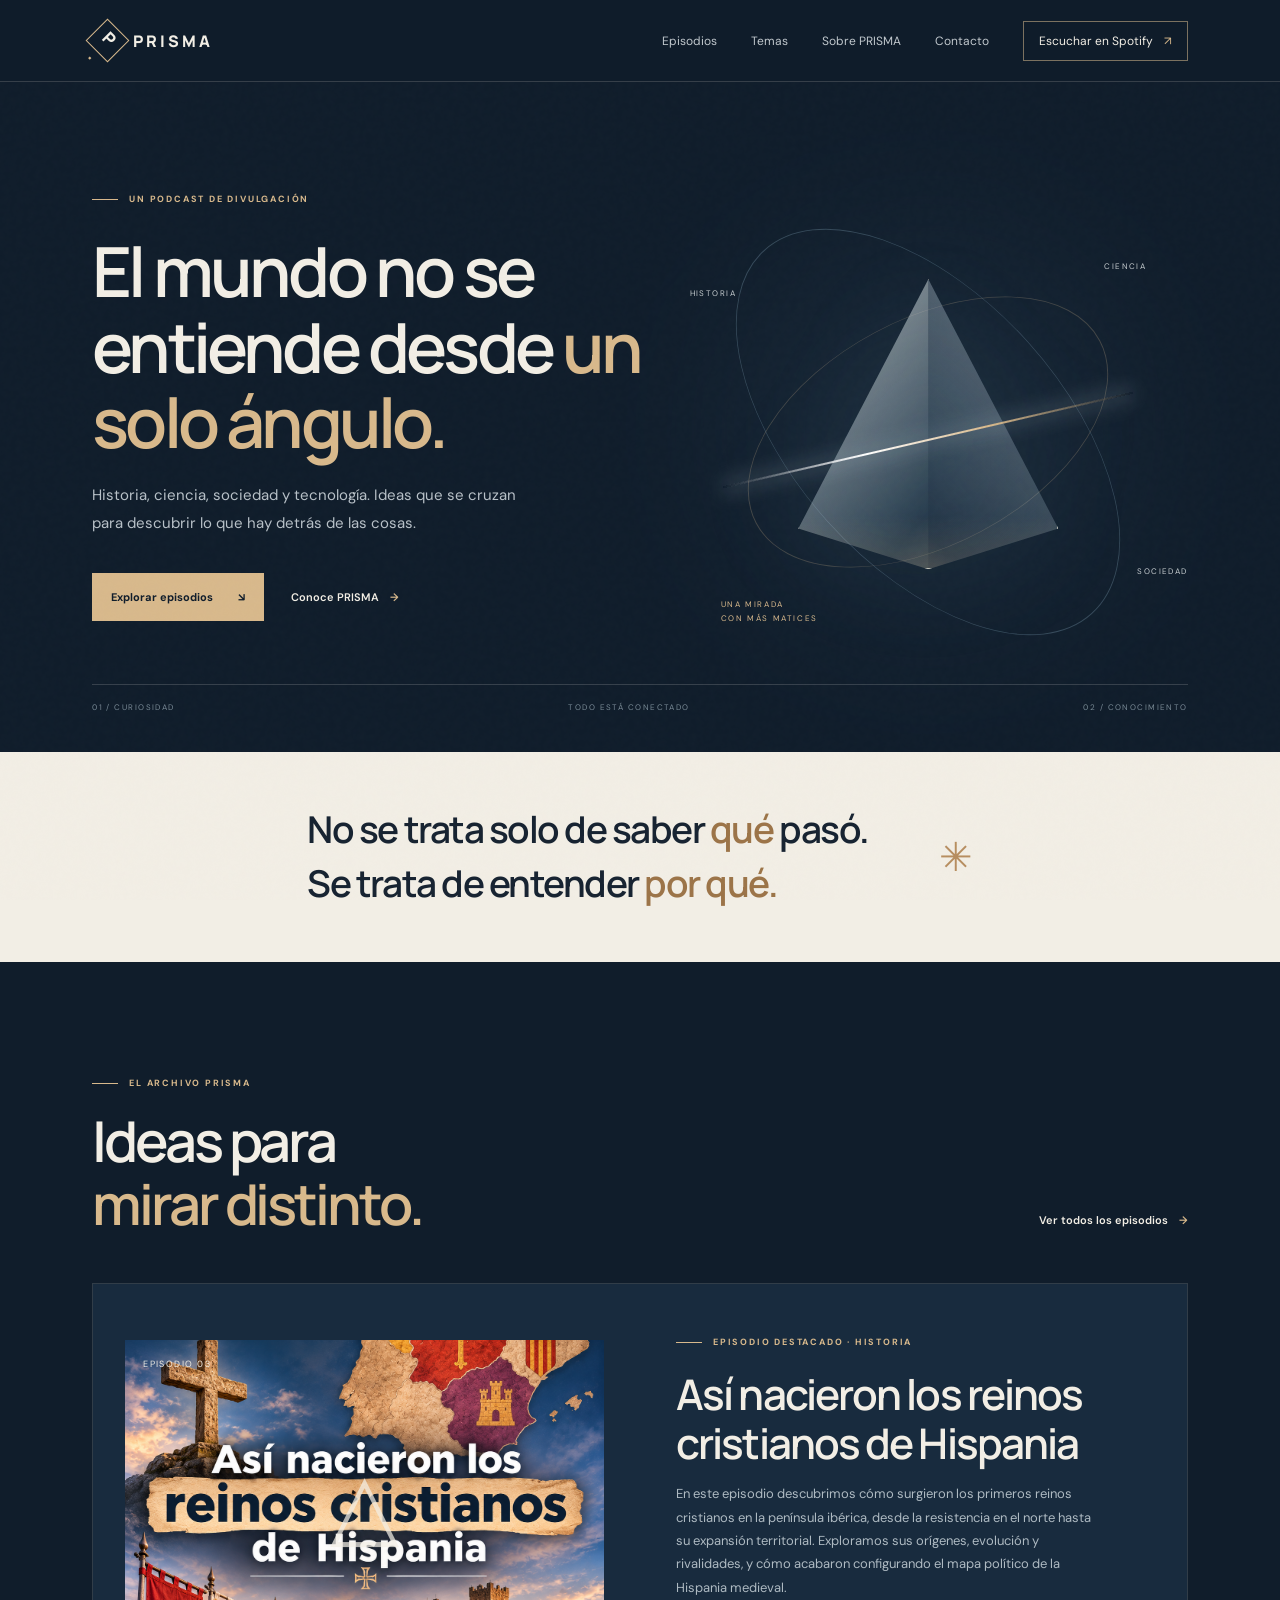
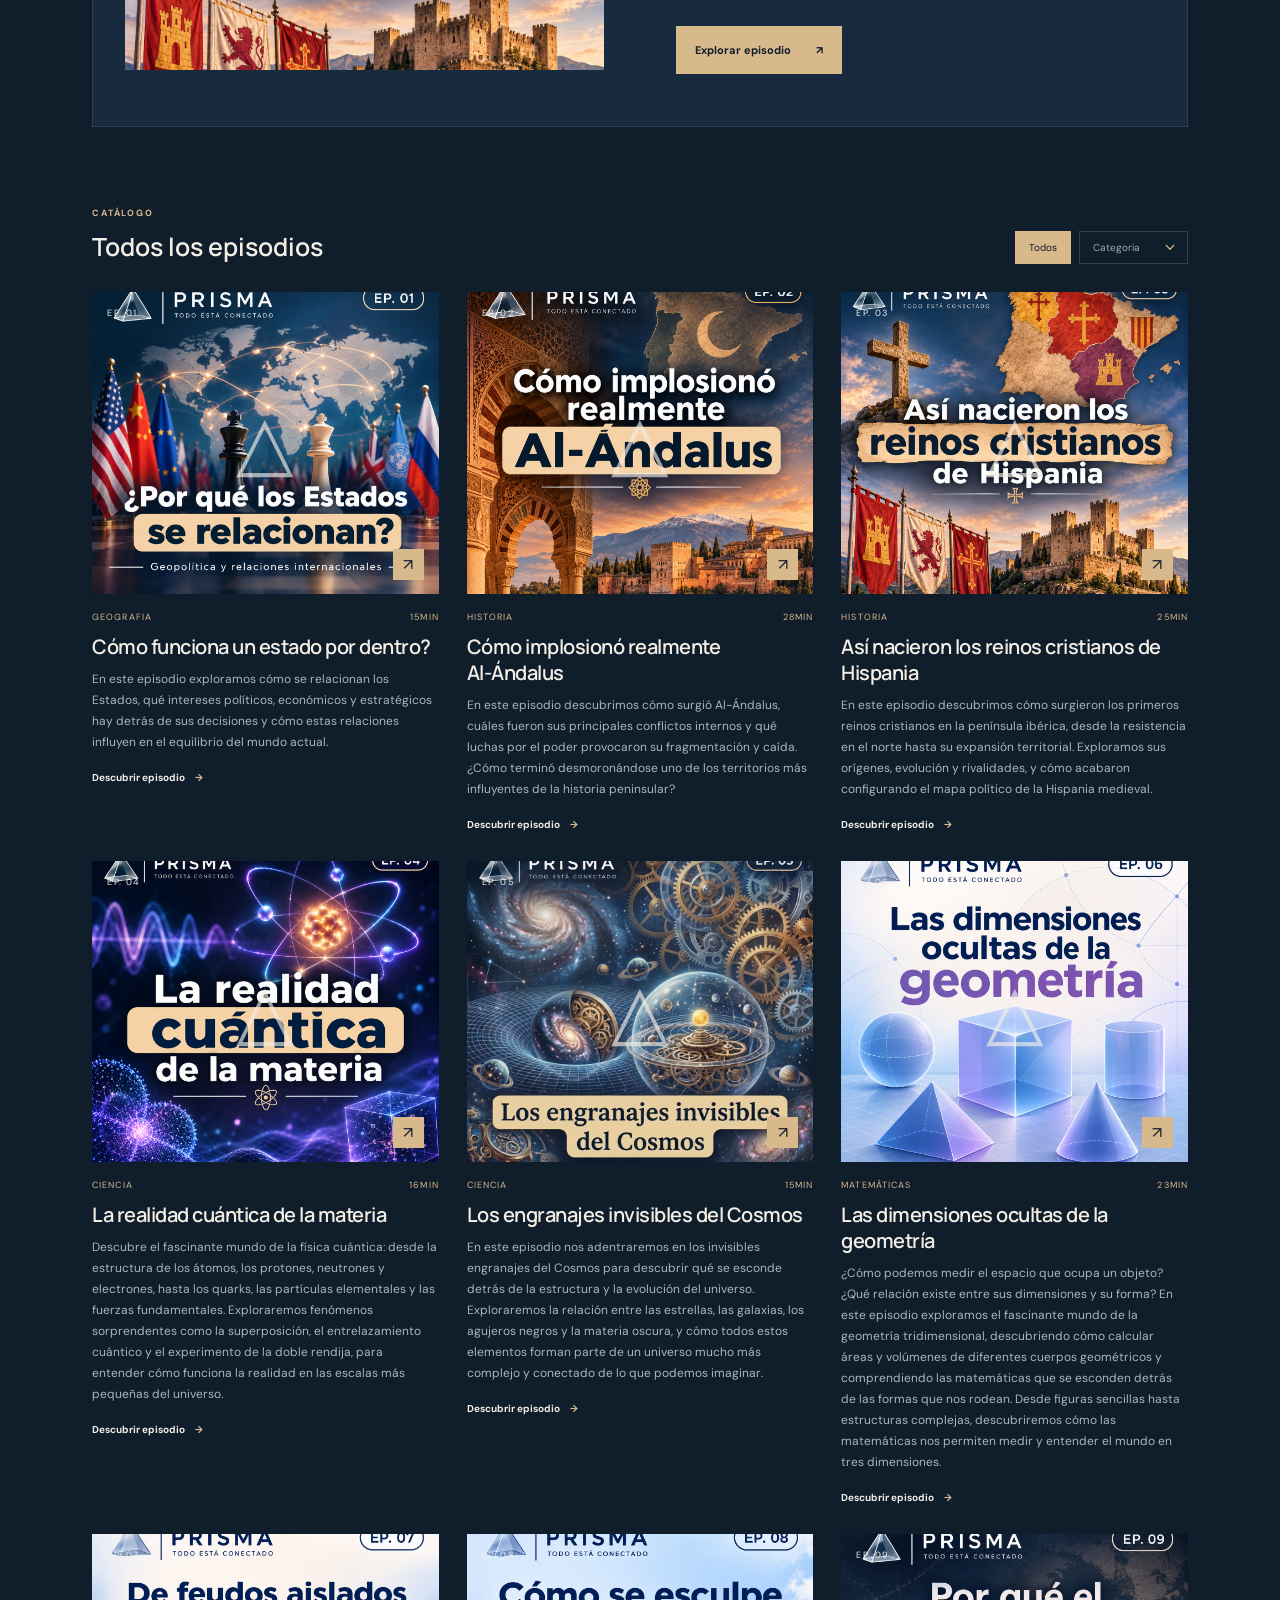
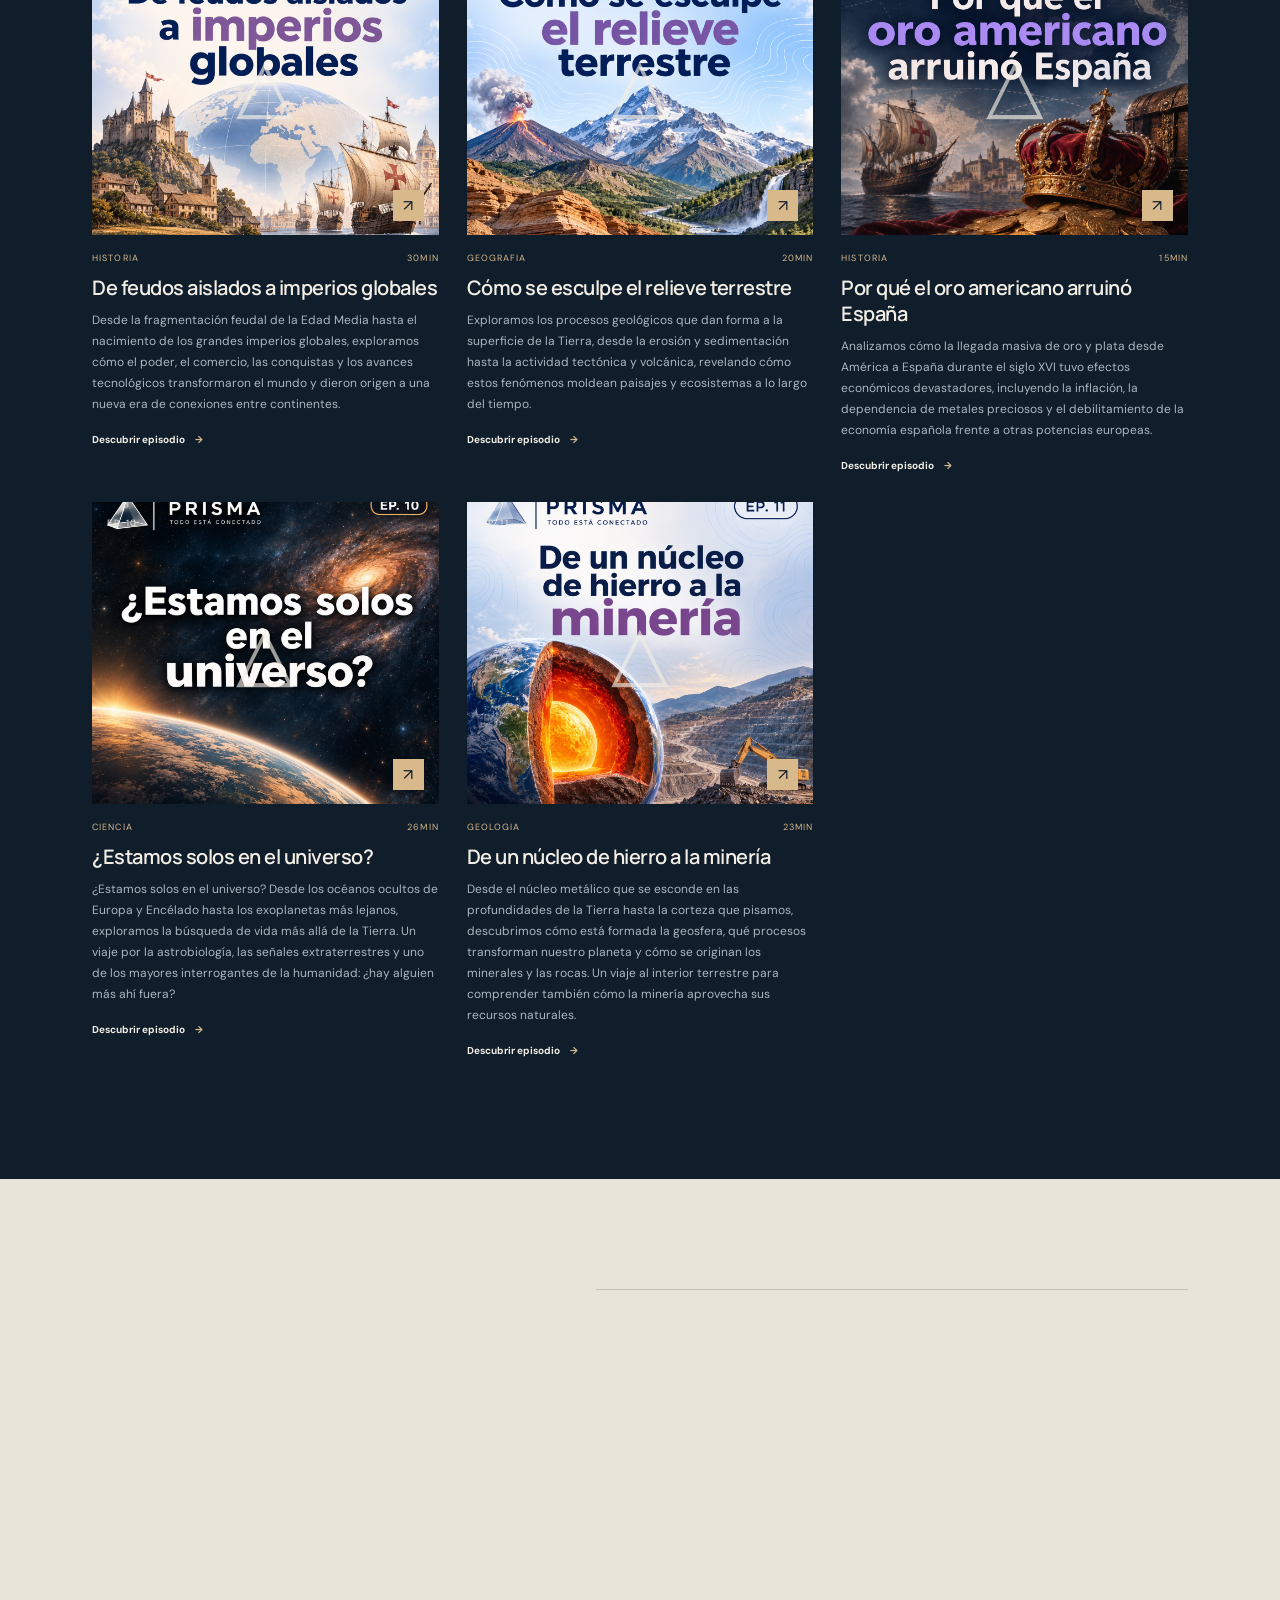
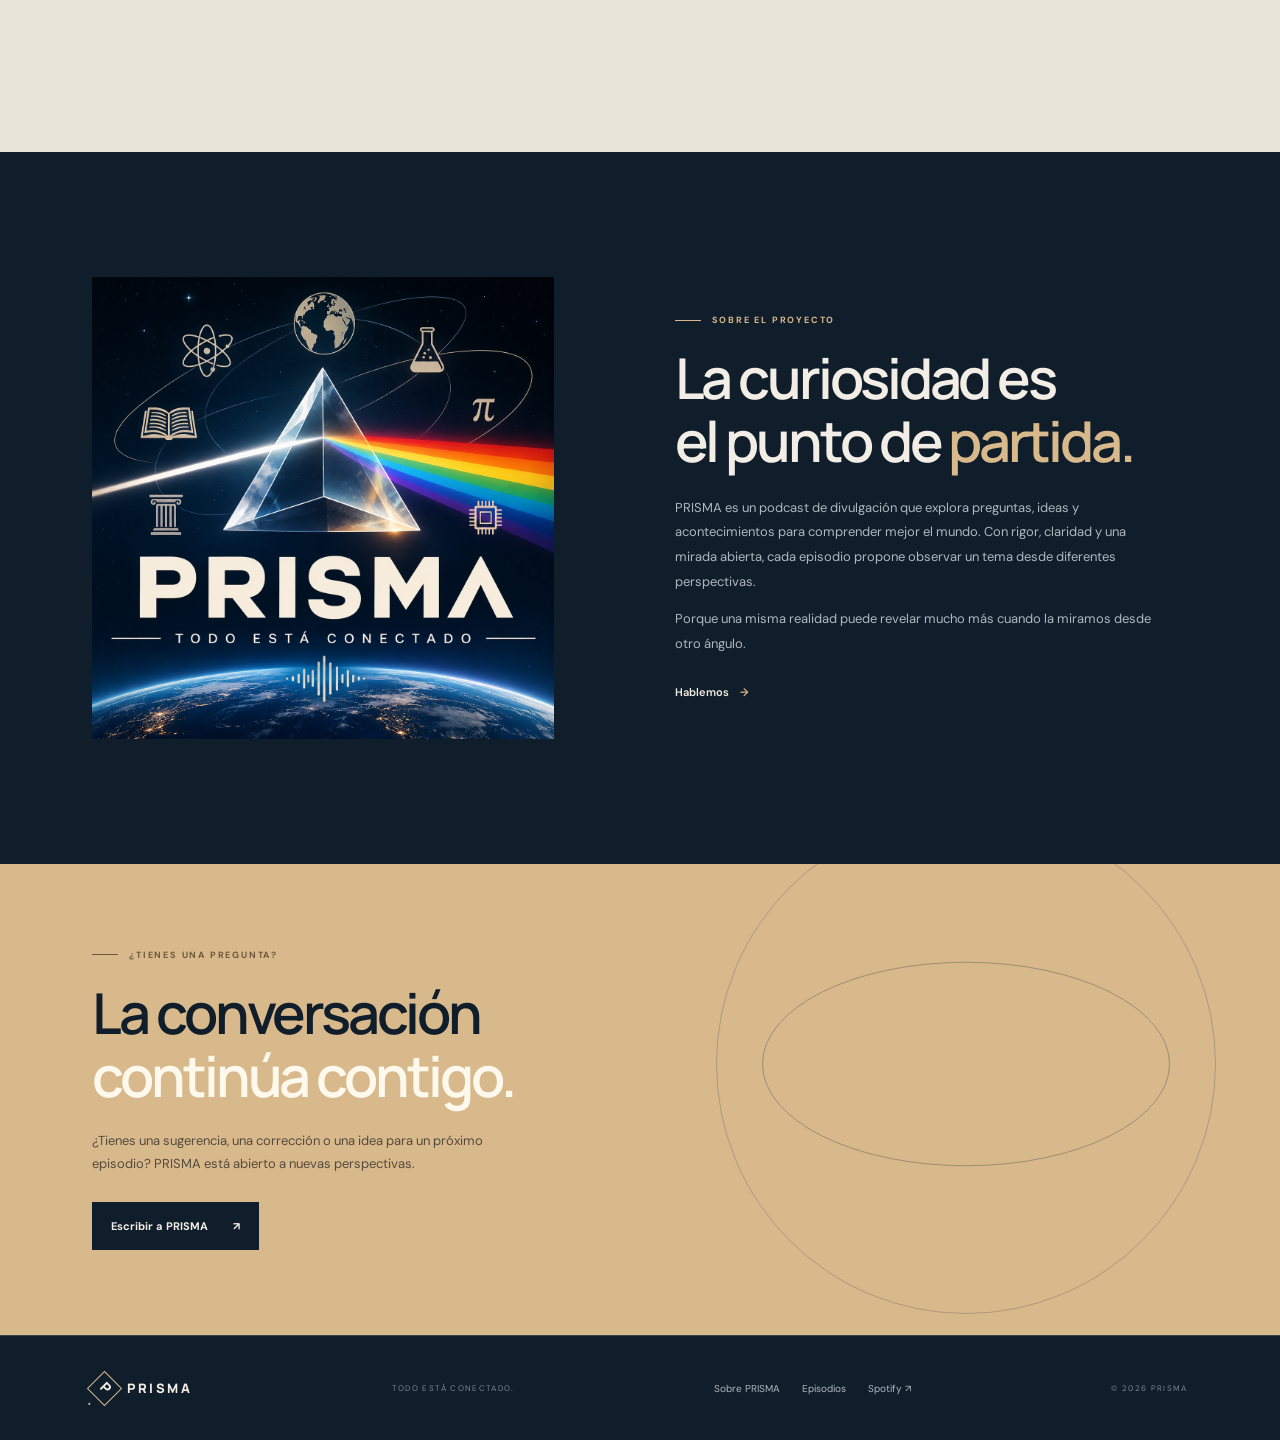
<file: index.html>
<!DOCTYPE html>
<html lang="es">
<head>
    <meta charset="UTF-8">
    <meta name="viewport" content="width=device-width, initial-scale=1.0">
    <meta name="description" content="PRISMA — Todo está conectado. Un podcast para comprender el mundo desde nuevas perspectivas.">
    <meta name="theme-color" content="#101d2b">
    <title>PRISMA — Todo está conectado</title>
    <link rel="preconnect" href="https://fonts.googleapis.com">
    <link rel="preconnect" href="https://fonts.gstatic.com" crossorigin>
    <link href="https://fonts.googleapis.com/css2?family=DM+Sans:wght@400;500;600;700&family=Manrope:wght@400;500;600;700;800&display=swap" rel="stylesheet">
    <link rel="stylesheet" href="styles.css">
    <link rel="icon" type="image/png" href="assets/webicon.png">

</head>
<body>
    <div class="page-grain"></div>
    <header class="site-header">
        <a class="brand" href="index.html" aria-label="PRISMA, inicio">
            <span class="brand-mark">P<span>.</span></span>
            <span class="brand-name">PRISMA</span>
        </a>
        <button class="menu-toggle" aria-label="Abrir menú" aria-expanded="false"><span></span><span></span></button>
        <nav class="main-nav">
            <a href="#episodios">Episodios</a>
            <a href="#temas">Temas</a>
            <a href="#sobre">Sobre PRISMA</a>
            <a href="#contacto">Contacto</a>
            <a class="nav-spotify" href="https://open.spotify.com/show/5Fg1Q98f5RbGSApJ64IurP?si=6Sc6JOw4QgKY8dE5odLmAw" target="_blank" rel="noopener">Escuchar en Spotify <span>↗</span></a>
        </nav>
    </header>

    <main>
        <section class="hero">
            <div class="hero-copy reveal">
                <div class="eyebrow"><span class="eyebrow-line"></span> UN PODCAST DE DIVULGACIÓN</div>
                <h1>El mundo no se entiende desde <em>un solo ángulo.</em></h1>
                <p class="hero-lead">Historia, ciencia, sociedad y tecnología. Ideas que se cruzan para descubrir lo que hay detrás de las cosas.</p>
                <div class="hero-actions">
                    <a class="button button-primary" href="#episodios">Explorar episodios <span>↘</span></a>
                    <a class="text-link" href="#sobre">Conoce PRISMA <span>→</span></a>
                </div>
            </div>
            <div class="hero-art reveal">
                <div class="art-orbit orbit-one"></div>
                <div class="art-orbit orbit-two"></div>
                <div class="art-glow"></div>
                <div class="prism">
                    <div class="prism-face face-left"></div>
                    <div class="prism-face face-right"></div>
                    <div class="prism-face face-bottom"></div>
                    <div class="prism-beam"></div>
                </div>
                <span class="orbit-label label-history">HISTORIA</span>
                <span class="orbit-label label-science">CIENCIA</span>
                <span class="orbit-label label-society">SOCIEDAD</span>
                <span class="art-caption">UNA MIRADA<br>CON MÁS MATICES</span>
            </div>
            <div class="hero-bottom"><span>01 / CURIOSIDAD</span><span>TODO ESTÁ CONECTADO</span><span>02 / CONOCIMIENTO</span></div>
        </section>

        <section class="intro-strip">
            <p>No se trata solo de saber <em>qué</em> pasó.<br>Se trata de entender <em>por qué.</em></p>
            <span class="strip-symbol">✳</span>
        </section>

        <section class="section episodes-section" id="episodios">
            <div class="section-heading reveal">
                <div><div class="eyebrow"><span class="eyebrow-line"></span> EL ARCHIVO PRISMA</div><h2>Ideas para<br><em>mirar distinto.</em></h2></div>
                <a class="text-link" href="#catalogo">Ver todos los episodios <span>→</span></a>
            </div>
            <div class="featured-episode" id="featured-episode"></div>
            <div class="catalog-head" id="catalogo">
                <div><span class="eyebrow">CATÁLOGO</span><h3>Todos los episodios</h3></div>
                <div class="filter-list" id="category-filters" aria-label="Filtrar por categoría"></div>
            </div>
            <div class="episode-grid" id="episode-grid"></div>
        </section>

        <section class="topics-section" id="temas">
            <div class="section topics-inner">
                <div class="topics-intro reveal">
                    <div class="eyebrow"><span class="eyebrow-line"></span> MUCHAS PERSPECTIVAS</div>
                    <h2>Un mundo.<br><em>Mil conexiones.</em></h2>
                    <p>Saltamos de una época a otra, de una pregunta científica a un fenómeno social. Porque el conocimiento no tiene fronteras.</p>
                </div>
                <div class="topic-list">
                    <a class="topic-item reveal" href="#catalogo" data-topic="Historia"><span class="topic-number">01</span><span class="topic-name">Historia</span><span class="topic-desc">El pasado que explica el presente</span><span class="topic-arrow">↗</span></a>
                    <a class="topic-item reveal" href="#catalogo" data-topic="Ciencia"><span class="topic-number">02</span><span class="topic-name">Ciencia</span><span class="topic-desc">Las reglas que mueven el universo</span><span class="topic-arrow">↗</span></a>
                    <a class="topic-item reveal" href="#catalogo" data-topic="Sociedad"><span class="topic-number">03</span><span class="topic-name">Sociedad</span><span class="topic-desc">Las ideas que nos dan forma</span><span class="topic-arrow">↗</span></a>
                    <a class="topic-item reveal" href="#catalogo" data-topic="Tecnología"><span class="topic-number">04</span><span class="topic-name">Tecnología</span><span class="topic-desc">Lo que estamos construyendo</span><span class="topic-arrow">↗</span></a>
                </div>
            </div>
        </section>

        <section class="about-section section" id="sobre">
            <div class="about-image reveal">
                <img src="assets/prisma-logo.png" alt="Identidad visual de PRISMA: un prisma que descompone la luz en un arcoíris" onerror="this.style.display='none'">
                <div class="about-image-fallback"><span>PRISMA</span><small>TODO ESTÁ CONECTADO</small><div class="fallback-triangle"></div></div>
            </div>
            <div class="about-copy reveal">
                <div class="eyebrow"><span class="eyebrow-line"></span> SOBRE EL PROYECTO</div>
                <h2>La curiosidad es<br>el punto de <em>partida.</em></h2>
                <p>PRISMA es un podcast de divulgación que explora preguntas, ideas y acontecimientos para comprender mejor el mundo. Con rigor, claridad y una mirada abierta, cada episodio propone observar un tema desde diferentes perspectivas.</p>
                <p>Porque una misma realidad puede revelar mucho más cuando la miramos desde otro ángulo.</p>
                <a class="text-link" href="#contacto">Hablemos <span>→</span></a>
            </div>
        </section>

        <section class="contact-section" id="contacto">
            <div class="section contact-inner">
                <div class="eyebrow"><span class="eyebrow-line"></span> ¿TIENES UNA PREGUNTA?</div>
                <h2>La conversación<br><em>continúa contigo.</em></h2>
                <p>¿Tienes una sugerencia, una corrección o una idea para un próximo episodio? PRISMA está abierto a nuevas perspectivas.</p>
                <a class="button button-light" href="mailto:prismapodcast@proton.me">Escribir a PRISMA <span>↗</span></a>
            </div>
            <div class="contact-orbit"></div>
        </section>
    </main>

    <footer class="site-footer">
        <a class="brand footer-brand" href="index.html"><span class="brand-mark">P<span>.</span></span><span class="brand-name">PRISMA</span></a>
        <span class="footer-tagline">TODO ESTÁ CONECTADO.</span>
        <div class="footer-links"><a href="#sobre">Sobre PRISMA</a><a href="#episodios">Episodios</a><a href="https://open.spotify.com/show/5Fg1Q98f5RbGSApJ64IurP?si=6Sc6JOw4QgKY8dE5odLmAw" target="_blank" rel="noopener">Spotify ↗</a></div>
        <span class="copyright">© <span id="year"></span> PRISMA</span>
    </footer>
    <script src="episodes.js"></script>
    <script src="script.js"></script>
</body>
</html>
</file>
<file: styles.css>
@import url("https://fonts.googleapis.com/css2?family=DM+Sans:wght@400;500;600;700&family=Manrope:wght@400;500;600;700;800&display=swap");

:root {
    --navy: #101d2b;
    --navy-2: #172a3d;
    --navy-3: #223b51;
    --cream: #f2eee5;
    --paper: #e9e3d7;
    --ink: #172331;
    --muted: #aeb8bf;
    --gold: #d8b98c;
    --line: rgba(242, 238, 229, .17);
    --sans: "DM Sans", sans-serif;
    --display: "Manrope", sans-serif;
}
* { box-sizing: border-box; }
html { scroll-behavior: smooth; scroll-padding-top: 90px; }
body { margin: 0; background: var(--navy); color: var(--cream); font-family: var(--sans); -webkit-font-smoothing: antialiased; }
a { color: inherit; text-decoration: none; }
button { font: inherit; }
.page-grain { position: fixed; inset: 0; pointer-events: none; z-index: 10; opacity: .12; background-image: url("data:image/svg+xml,%3Csvg viewBox='0 0 180 180' xmlns='http://www.w3.org/2000/svg'%3E%3Cfilter id='n'%3E%3CfeTurbulence type='fractalNoise' baseFrequency='.8' numOctaves='3' stitchTiles='stitch'/%3E%3C/filter%3E%3Crect width='100%25' height='100%25' filter='url(%23n)' opacity='.14'/%3E%3C/svg%3E"); }
.site-header { height: 82px; padding: 0 7.2%; display: flex; align-items: center; justify-content: space-between; border-bottom: 1px solid var(--line); position: relative; z-index: 20; background: rgba(16,29,43,.92); backdrop-filter: blur(16px); }
.brand { display: inline-flex; align-items: center; gap: 10px; }
.brand-mark { width: 31px; height: 31px; border: 1px solid var(--gold); display: grid; place-items: center; font: 800 17px var(--display); color: var(--cream); transform: rotate(45deg); }
.brand-mark > span { color: var(--gold); }
.brand-name { font: 800 16px var(--display); letter-spacing: .19em; }
.main-nav { display: flex; align-items: center; gap: 34px; font-size: 12px; color: #c1c8cd; }
.main-nav a { transition: color .25s ease; }
.main-nav a:hover, .footer-links a:hover { color: var(--gold); }
.nav-spotify { color: var(--cream) !important; border: 1px solid rgba(216,185,140,.55); padding: 11px 15px; }
.nav-spotify span { color: var(--gold); margin-left: 8px; }
.menu-toggle { display: none; }
.hero { min-height: 670px; padding: 105px 7.2% 34px; position: relative; display: grid; grid-template-columns: 1fr .9fr; align-items: center; overflow: hidden; }
.hero-copy { max-width: 630px; position: relative; z-index: 2; padding-bottom: 50px; }
.eyebrow { display: flex; align-items: center; gap: 11px; color: var(--gold); font-size: 9px; font-weight: 700; letter-spacing: .2em; }
.eyebrow-line { width: 26px; height: 1px; background: var(--gold); display: inline-block; }
h1, h2, h3, h4, p { margin-top: 0; }
.hero h1 { margin: 28px 0 23px; max-width: 700px; font: 600 clamp(43px, 5.4vw, 76px)/1.09 var(--display); letter-spacing: -.055em; }
h1 em, h2 em, .featured-copy h3 em { color: var(--gold); font-style: normal; }
.hero-lead { max-width: 455px; color: #b8c1c8; font-size: 15px; line-height: 1.85; }
.hero-actions { display: flex; align-items: center; gap: 27px; margin-top: 35px; }
.button { min-height: 48px; display: inline-flex; align-items: center; justify-content: center; gap: 25px; padding: 0 19px; font-size: 11px; font-weight: 700; transition: transform .25s, background .25s, border-color .25s; }
.button:hover { transform: translateY(-3px); }
.button-primary { background: var(--gold); color: var(--navy); }
.button-primary:hover { background: #ead0aa; }
.text-link { font-size: 11px; font-weight: 600; color: var(--cream); }
.text-link span { color: var(--gold); margin-left: 8px; transition: margin .2s; }
.text-link:hover span { margin-left: 14px; }
.hero-art { height: 450px; position: relative; display: grid; place-items: center; }
.art-glow { position: absolute; width: 340px; height: 340px; background: #52718a; filter: blur(100px); opacity: .17; border-radius: 50%; }
.art-orbit { position: absolute; width: 390px; height: 390px; border: 1px solid rgba(216,185,140,.25); border-radius: 50%; transform: rotate(-28deg) scaleY(.58); }
.orbit-two { width: 490px; height: 490px; transform: rotate(48deg) scaleY(.55); border-color: rgba(139,174,194,.3); }
.prism { width: 260px; height: 290px; position: relative; filter: drop-shadow(0 15px 50px rgba(117,161,188,.18)); transform: translateY(-8px); }
.prism-face { position: absolute; inset: 0; clip-path: polygon(50% 0, 100% 86%, 50% 100%, 0 86%); }
.face-left { background: linear-gradient(130deg, rgba(240,246,245,.7), rgba(102,147,171,.17) 65%, rgba(216,185,140,.3)); clip-path: polygon(50% 0, 50% 100%, 0 86%); border-right: 1px solid white; }
.face-right { background: linear-gradient(225deg, rgba(214,229,237,.45), rgba(70,109,139,.14) 70%, rgba(220,186,137,.28)); clip-path: polygon(50% 0, 100% 86%, 50% 100%); }
.face-bottom { border: 1px solid rgba(245,239,222,.75); clip-path: polygon(0 86%, 50% 100%, 100% 86%, 50% 0); background: linear-gradient(180deg, transparent 82%, rgba(216,185,140,.18)); }
.prism-beam { position: absolute; width: 420px; height: 2px; left: -80px; top: 55%; transform: rotate(-13deg); background: linear-gradient(90deg, transparent, #fff 35%, #d8b98c 65%, transparent); box-shadow: 0 0 20px #d7e7ef; }
.orbit-label { position: absolute; font-size: 8px; letter-spacing: .18em; color: #c6cdd0; }
.label-history { top: 18%; left: 4%; }.label-science { top: 12%; right: 8%; }.label-society { bottom: 18%; right: 0; }
.art-caption { position: absolute; bottom: 7%; left: 10%; font-size: 8px; line-height: 1.8; letter-spacing: .2em; color: var(--gold); }
.hero-bottom { grid-column: 1/-1; border-top: 1px solid var(--line); padding-top: 17px; display: flex; justify-content: space-between; color: #788995; font-size: 8px; letter-spacing: .18em; }
.intro-strip { min-height: 210px; background: var(--cream); color: var(--ink); display: flex; align-items: center; justify-content: center; gap: 70px; padding: 35px 7%; }
.intro-strip p { margin: 0; font: 600 clamp(22px, 3vw, 37px)/1.45 var(--display); letter-spacing: -.04em; }
.intro-strip em { color: #9c7448; font-style: normal; }
.strip-symbol { font-size: 40px; color: #b78e60; }
.section { padding-left: 7.2%; padding-right: 7.2%; }
.episodes-section { padding-top: 115px; padding-bottom: 120px; }
.section-heading { display: flex; justify-content: space-between; align-items: end; margin-bottom: 48px; }
.section-heading h2, .topics-intro h2, .about-copy h2, .contact-inner h2, .detail-next h2 { margin: 20px 0 0; font: 600 clamp(38px, 4.4vw, 58px)/1.12 var(--display); letter-spacing: -.055em; }
.section-heading > .text-link { margin-bottom: 8px; }
.featured-episode { display: grid; grid-template-columns: 1fr 1fr; gap: 7%; align-items: center; padding: 32px; background: #182b3e; border: 1px solid rgba(216,185,140,.13); }
.featured-cover { min-height: 300px; aspect-ratio: 1.45; background: linear-gradient(140deg, #304b61, #101d2b 65%); position: relative; overflow: hidden; display: grid; place-items: center; }
.featured-cover img, .episode-cover img, .detail-cover img { width: 100%; height: 100%; object-fit: cover; position: absolute; inset: 0; }
.featured-cover-number, .cover-number { position: absolute; top: 18px; left: 18px; font-size: 9px; letter-spacing: .16em; }
.featured-cover-mark { position: relative; font-size: 90px; color: rgba(242,238,229,.72); text-shadow: 0 0 40px rgba(216,185,140,.3); }
.featured-copy { padding: 20px 8% 20px 0; }
.featured-copy h3 { margin: 22px 0 15px; font: 600 clamp(29px, 3.3vw, 43px)/1.15 var(--display); letter-spacing: -.045em; }
.featured-copy p { color: #aebac2; font-size: 13px; line-height: 1.8; max-width: 420px; margin-bottom: 27px; }
.catalog-head { display: flex; justify-content: space-between; align-items: end; margin: 80px 0 28px; }
.catalog-head h3 { font: 600 25px var(--display); margin: 10px 0 0; }
.filter-list { display: flex; gap: 8px; flex-wrap: wrap; }
.filter-button { background: transparent; color: #9eabb4; border: 1px solid var(--line); padding: 9px 13px; cursor: pointer; font-size: 10px; transition: all .2s; }
.filter-button:hover, .filter-button.active { color: var(--navy); background: var(--gold); border-color: var(--gold); }
.filter-select { appearance: none; background: var(--navy) url("data:image/svg+xml,%3Csvg xmlns='http://www.w3.org/2000/svg' viewBox='0 0 12 8'%3E%3Cpath d='m1 1 5 5 5-5' fill='none' stroke='%23D8BA8C' stroke-width='1.5'/%3E%3C/svg%3E") no-repeat right 12px center; background-size: 10px; color: #9eabb4; border: 1px solid var(--line); border-radius: 0; padding: 9px 32px 9px 13px; cursor: pointer; font: 10px var(--sans); transition: color .2s, background-color .2s, border-color .2s; }
.filter-select:hover, .filter-select:focus { border-color: var(--gold); outline: 2px solid var(--gold); outline-offset: 2px; }
.filter-select.active { background-color: var(--gold); color: var(--navy); border-color: var(--gold); }
.filter-select option { background: var(--navy); color: var(--cream); }
.filter-select option:checked { background: var(--gold); color: var(--navy); }
.episode-grid { display: grid; grid-template-columns: repeat(3, 1fr); gap: 28px; }
.episode-card { min-width: 0; }
.episode-cover { display: block; position: relative; aspect-ratio: 1.15; background: linear-gradient(145deg, #314d63, #172a3d 70%); overflow: hidden; }
.episode-cover img { transition: transform .5s ease; }
.episode-card:hover .episode-cover img { transform: scale(1.04); }
.cover-number { top: 15px; left: 15px; }
.cover-prism { position: absolute; inset: 0; display: grid; place-items: center; font-size: 75px; color: rgba(242,238,229,.65); }
.cover-open { position: absolute; bottom: 14px; right: 15px; width: 31px; height: 31px; display: grid; place-items: center; background: var(--gold); color: var(--navy); }
.episode-meta { display: flex; justify-content: space-between; color: var(--gold); font-size: 9px; letter-spacing: .12em; margin-top: 17px; text-transform: uppercase; }
.episode-card h4 { margin: 11px 0 9px; font: 600 20px/1.3 var(--display); letter-spacing: -.025em; }
.episode-card p { color: #aab6bf; font-size: 12px; line-height: 1.75; min-height: 64px; }
.card-link { display: inline-block; margin-top: 5px; font-size: 10px; font-weight: 700; }
.card-link span { color: var(--gold); margin-left: 8px; }
.empty-state { color: #aab6bf; font-size: 13px; }
.topics-section { background: #e9e4da; color: var(--ink); padding: 110px 0; }
.topics-inner { display: grid; grid-template-columns: .8fr 1.2fr; gap: 10%; }
.topics-intro .eyebrow { color: #98734d; }.topics-intro .eyebrow-line { background: #98734d; }
.topics-intro h2 em { color: #a77e50; }
.topics-intro p { margin-top: 24px; color: #66717a; font-size: 13px; line-height: 1.9; max-width: 340px; }
.topic-list { border-top: 1px solid rgba(23,35,49,.2); }
.topic-item { min-height: 88px; display: grid; grid-template-columns: 42px 1fr 1fr 25px; align-items: center; gap: 15px; border-bottom: 1px solid rgba(23,35,49,.2); transition: padding .25s; }
.topic-item:hover { padding-left: 10px; }
.topic-number { font-size: 9px; color: #a77e50; }
.topic-name { font: 600 22px var(--display); }
.topic-desc { font-size: 10px; color: #78818a; }
.topic-arrow { color: #a77e50; text-align: right; }
.about-section { display: grid; grid-template-columns: .9fr 1fr; gap: 11%; align-items: center; padding-top: 125px; padding-bottom: 125px; }
.about-image { position: relative; aspect-ratio: 1; background: #07111c; overflow: hidden; display: grid; place-items: center; }
.about-image img { width: 100%; height: 100%; object-fit: cover; }
.about-image-fallback { position: absolute; inset: 0; display: none; flex-direction: column; justify-content: center; align-items: center; color: var(--cream); font: 800 35px var(--display); letter-spacing: .2em; }
.about-image-fallback small { font: 9px var(--sans); letter-spacing: .3em; margin-top: 10px; }
.fallback-triangle { width: 100px; height: 110px; margin-top: 25px; border: 1px solid var(--gold); clip-path: polygon(50% 0, 100% 100%, 0 100%); }
.about-image:not(:has(img[src])) .about-image-fallback, .about-image img[style*="display: none"] + .about-image-fallback { display: flex; }
.about-copy h2 { margin-bottom: 23px; }
.about-copy p { max-width: 490px; color: #aeb8c0; font-size: 13px; line-height: 1.9; }
.about-copy .text-link { display: inline-block; margin-top: 15px; }
.contact-section { min-height: 430px; background: var(--gold); color: var(--navy); position: relative; overflow: hidden; }
.contact-inner { padding-top: 85px; padding-bottom: 85px; position: relative; z-index: 1; }
.contact-inner .eyebrow { color: #6f573d; }.contact-inner .eyebrow-line { background: #6f573d; }
.contact-inner h2 em { color: #fff8ed; }
.contact-inner p { max-width: 430px; margin: 22px 0 27px; color: #554a3d; font-size: 13px; line-height: 1.8; }
.button-light { background: var(--navy); color: var(--cream); }
.contact-orbit { position: absolute; width: 500px; height: 500px; border: 1px solid rgba(16,29,43,.2); border-radius: 50%; right: 5%; top: -50px; }
.contact-orbit:before, .contact-orbit:after { content: ""; position: absolute; inset: 45px; border: 1px solid rgba(16,29,43,.17); border-radius: 50%; transform: scaleY(.5) rotate(45deg); }
.contact-orbit:after { transform: scaleY(.5) rotate(-45deg); }
.site-footer { min-height: 105px; padding: 25px 7.2%; display: flex; align-items: center; justify-content: space-between; gap: 20px; border-top: 1px solid var(--line); }
.footer-brand .brand-mark { width: 25px; height: 25px; font-size: 14px; }.footer-brand .brand-name { font-size: 13px; }
.footer-tagline, .copyright { color: #788995; font-size: 8px; letter-spacing: .17em; }
.footer-links { display: flex; gap: 22px; font-size: 10px; color: #aeb8c0; }
.reveal { opacity: 0; transform: translateY(22px); transition: opacity .7s ease, transform .7s ease; }.reveal.is-visible { opacity: 1; transform: translateY(0); }

/* Episode detail */
.detail-main { min-height: 70vh; }
.detail-top { padding: 30px 7.2%; display: flex; justify-content: space-between; color: #8f9da7; font-size: 10px; letter-spacing: .1em; }
.back-link:hover { color: var(--gold); }.detail-index { color: var(--gold); }
.detail-hero { padding: 60px 12% 100px; display: grid; grid-template-columns: .75fr 1.25fr; gap: 9%; align-items: center; }
.detail-cover { aspect-ratio: 1; position: relative; background: linear-gradient(145deg, #304b61, #101d2b); display: grid; place-items: center; overflow: hidden; }
.detail-cover > span { position: absolute; top: 20px; left: 20px; font-size: 10px; letter-spacing: .16em; }.detail-cover b { font-size: 100px; font-weight: 400; color: rgba(242,238,229,.65); }
.detail-heading h1 { font: 600 clamp(38px, 4.3vw, 58px)/1.1 var(--display); letter-spacing: -.05em; margin: 22px 0; }
.detail-heading > p { color: #aeb8c0; line-height: 1.85; font-size: 14px; max-width: 520px; }
.detail-actions { margin: 28px 0; }.button-disabled { background: #293a49; color: #82909b; cursor: not-allowed; }
.detail-facts { display: flex; gap: 22px; flex-wrap: wrap; border-top: 1px solid var(--line); padding-top: 18px; color: #82919c; font-size: 8px; letter-spacing: .12em; }
.detail-content { background: #e9e4da; color: var(--ink); padding: 80px 12%; display: grid; grid-template-columns: 1fr 1fr; gap: 65px 10%; }
.detail-block .eyebrow { color: #98734d; }.detail-block .eyebrow-line { background: #98734d; }
.detail-block h2 { font: 600 28px var(--display); margin: 17px 0; letter-spacing: -.04em; }
.detail-block p, .pending-note { color: #67727b; font-size: 13px; line-height: 1.85; }
.source-list { padding-left: 18px; color: #67727b; font-size: 13px; line-height: 1.8; }.source-list li { margin-bottom: 5px; }.source-list a { color: #765b3c; text-decoration: underline; text-underline-offset: 3px; }.source-list small { display: block; }
.transcript-block { grid-column: 1/-1; border-top: 1px solid rgba(23,35,49,.18); padding-top: 35px; }.transcript-text { white-space: pre-wrap; color: #67727b; font-size: 13px; line-height: 2; max-width: 800px; }
.detail-next { padding: 85px 12%; }.detail-next .eyebrow { color: var(--gold); }.detail-next h2 { margin: 20px 0 28px; }.not-found { padding: 140px 12%; }.not-found h1 { font: 600 60px var(--display); margin: 20px 0 35px; }.not-found em { color: var(--gold); font-style: normal; }
.detail-loading { padding: 120px 12%; color: #aeb8c0; }
@media (max-width: 900px) {
    .site-header { padding: 0 5%; }.main-nav { gap: 18px; }
    .hero { padding-left: 5%; padding-right: 5%; grid-template-columns: 1fr .8fr; min-height: 600px; }
    .hero-art { transform: scale(.85); }.section { padding-left: 5%; padding-right: 5%; }
    .topics-inner { gap: 5%; }.about-section { gap: 7%; }.detail-hero { padding-left: 7%; padding-right: 7%; }
}
@media (max-width: 680px) {
    .site-header { height: 70px; }.menu-toggle { display: flex; flex-direction: column; gap: 5px; background: none; border: 0; padding: 10px; }
    .menu-toggle span { width: 22px; height: 1px; background: var(--cream); }
    .main-nav { display: none; position: absolute; top: 69px; left: 0; right: 0; padding: 22px 6%; background: #142438; flex-direction: column; align-items: stretch; gap: 20px; border-bottom: 1px solid var(--line); }
    .main-nav.is-open { display: flex; }.nav-spotify { text-align: center; }
    .hero { display: flex; flex-direction: column; align-items: stretch; padding: 75px 6% 25px; min-height: auto; }
    .hero-copy { padding-bottom: 0; }.hero h1 { font-size: clamp(43px, 12vw, 62px); }
    .hero-art { height: 330px; transform: scale(.78); margin: -5px -40px 0; }.hero-bottom { margin-top: 0; font-size: 7px; }
    .intro-strip { min-height: 165px; padding: 30px 7%; gap: 20px; }.strip-symbol { font-size: 27px; }
    .episodes-section { padding-top: 75px; padding-bottom: 80px; }.section-heading { align-items: start; flex-direction: column; gap: 20px; }
    .featured-episode { grid-template-columns: 1fr; padding: 17px; gap: 20px; }.featured-cover { min-height: 240px; }.featured-copy { padding: 5px 3px 10px; }
    .catalog-head { align-items: start; flex-direction: column; gap: 20px; margin-top: 60px; }.episode-grid { grid-template-columns: 1fr 1fr; gap: 28px 15px; }
    .episode-card h4 { font-size: 16px; }.episode-card p { font-size: 11px; min-height: 90px; }
    .topics-section { padding: 75px 0; }.topics-inner { grid-template-columns: 1fr; gap: 40px; }.topic-item { grid-template-columns: 27px 1fr 25px; }.topic-desc { display: none; }
    .about-section { grid-template-columns: 1fr; padding-top: 75px; padding-bottom: 80px; gap: 35px; }.about-image { max-width: 440px; }
    .contact-inner { padding-top: 70px; padding-bottom: 70px; }.contact-orbit { right: -300px; opacity: .6; }
    .site-footer { flex-wrap: wrap; padding: 25px 6%; }.footer-tagline { display: none; }.footer-links { order: 3; width: 100%; justify-content: space-between; }
    .detail-top { padding: 25px 6%; }.detail-hero { grid-template-columns: 1fr; padding: 35px 6% 65px; gap: 35px; }.detail-cover { max-width: 440px; }
    .detail-heading h1 { font-size: 42px; }.detail-content { padding: 65px 7%; grid-template-columns: 1fr; gap: 40px; }.transcript-block { grid-column: auto; }.detail-next { padding: 70px 7%; }
}
@media (prefers-reduced-motion: reduce) {
    *, *::before, *::after { scroll-behavior: auto !important; transition-duration: .01ms !important; animation-duration: .01ms !important; }
    .reveal { opacity: 1; transform: none; }
}
</file>
